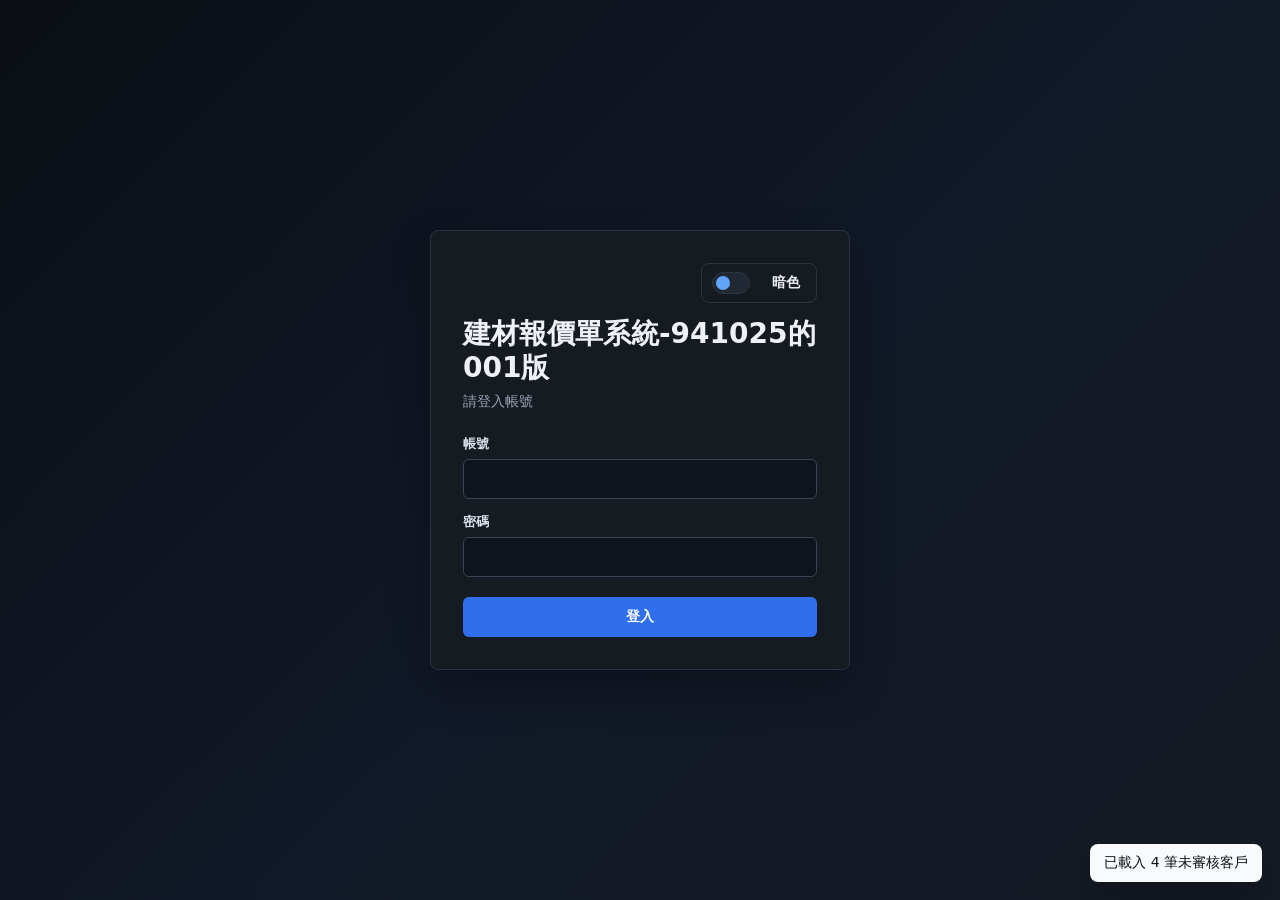
<file: materials-site-preview-20260617/index.html>
<!doctype html>
<html lang="zh-Hant">
  <head>
    <meta charset="UTF-8" />
    <meta name="viewport" content="width=device-width, initial-scale=1.0" />
    <title>建材報價單系統-941025的001版</title>
    <link rel="icon" href="data:," />
    <script>
      (function () {
        try {
          var theme = localStorage.getItem("materials_quote_theme") === "light" ? "light" : "dark";
          document.documentElement.dataset.theme = theme;
          document.documentElement.style.colorScheme = theme;
        } catch (error) {
          document.documentElement.dataset.theme = "dark";
        }
      })();
    </script>
    <link rel="stylesheet" href="./styles.css?v=20260710-formalize-001" />
  </head>
  <body>
    <div id="app"></div>
    <script src="./app-data.js?v=20260713-company-materials-002"></script>
    <script src="./app-domain.js?v=20260713-company-materials-002"></script>
    <script src="./app-core.js?v=20260713-company-materials-002"></script>
    <script src="./company-profile-catalog-1150709.js?v=20260713-company-materials-002"></script>
    <script src="./company-materials-20260713.js?v=20260713-company-materials-002"></script>
    <script src="./ocr-batch-customers-20260706.js?v=20260706-local-002"></script>
    <script src="./local-unreviewed-batch-20260706.js?v=20260708-toast-001"></script>
    <script src="./app-layout.js?v=20260713-company-materials-002"></script>
    <script src="./app-auth-123.js?v=20260710-formalize-001"></script>
    <script src="./app-theme.js?v=20260622-theme-001"></script>
    <script src="./app-forms.js?v=20260713-company-materials-002"></script>
    <script src="./app-quote-ui.js?v=20260710-formalize-001"></script>
    <script src="./app-print-settings.js?v=20260710-formalize-001"></script>
    <script src="./app-worklog.js?v=20260710-formalize-001"></script>
    <script src="./app-actions.js?v=20260713-company-materials-002"></script>
    <script src="./ocr-import.js?v=20260630-permissions-001"></script>
    <script src="./ocr-import-fix-010.js?v=20260706-local-005"></script>
    <script src="./ocr-quality-gate-017.js?v=20260706-local-002"></script>
    <script src="./ocr-address-fix-020.js?v=20260622-020"></script>
    <script src="./ocr-name-fix-027.js?v=20260624-027"></script>
    <script src="./ocr-version-label-020.js?v=20260630-036"></script>
    <script src="./ocr-modal-final-026.js?v=20260706-local-003"></script>
    <script src="./ocr-orientation-final-030.js?v=20260629-030"></script>
    <script src="./ocr-sample-guard-031.js?v=20260706-local-003"></script>
  </body>
</html>
</file>
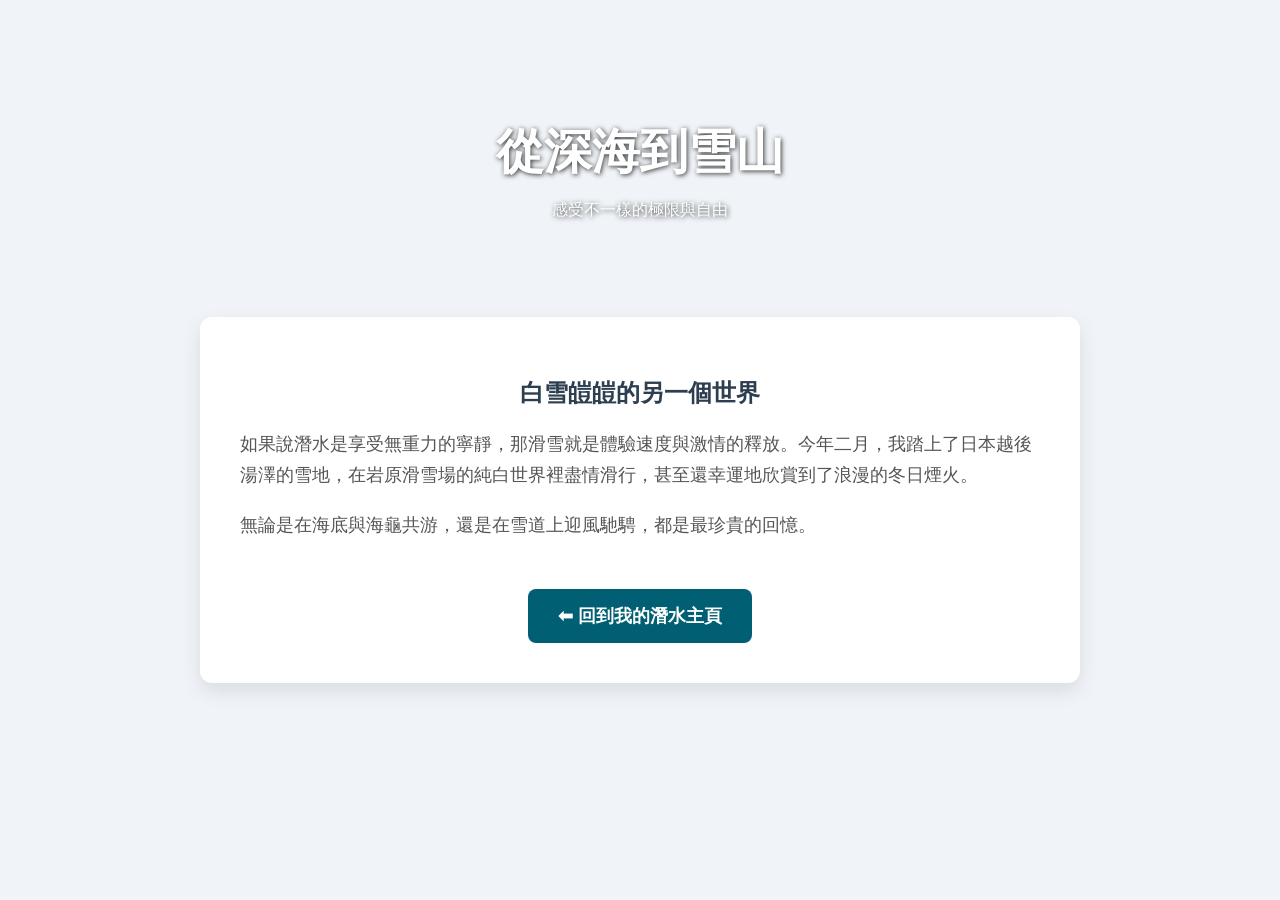
<file: 77.html>
<!DOCTYPE html>
<html lang="zh-Hant">
<head>
    <meta charset="UTF-8">
    <meta name="viewport" content="width=device-width, initial-scale=1.0">
    <title>從深海到雪山：冬季滑雪之旅</title>
    <style>
        /* 基本背景與排版 */
        body {
            font-family: 'Helvetica Neue', Arial, sans-serif;
            margin: 0;
            padding: 0;
            background-color: #f0f4f8; /* 偏冷的雪地藍灰色 */
            color: #333;
            text-align: center;
        }

        /* 頂部大圖區塊 */
        .hero {
            /* 這裡放了一張高畫質的雪山風景圖 */
            background-image: url('https://images.unsplash.com/photo-1605540436563-5bca919ae766?ixlib=rb-4.0.3&auto=format&fit=crop&w=1200&q=80');
            background-size: cover;
            background-position: center;
            padding: 120px 20px;
            color: white;
            text-shadow: 1px 1px 5px rgba(0,0,0,0.8); /* 讓文字在雪地背景上更清楚 */
        }

        .hero h1 {
            font-size: 3em;
            margin: 0 0 10px 0;
        }

        /* 內容區塊 */
        .content {
            max-width: 800px;
            margin: -40px auto 40px auto; /* 往上移一點，蓋住部分圖片營造層次感 */
            padding: 40px;
            background: white;
            border-radius: 12px;
            box-shadow: 0 8px 20px rgba(0,0,0,0.1);
            position: relative; /* 配合 margin 負值使用 */
        }

        .content h2 {
            color: #2c3e50;
        }

        .content p {
            font-size: 1.1em;
            line-height: 1.8;
            color: #555;
            text-align: left;
        }

        /* ★ 連結按鈕的樣式設計 ★ */
        .back-link {
            display: inline-block;
            margin-top: 30px;
            padding: 15px 30px;
            background-color: #005f73; /* 使用與潛水網頁相呼應的深海藍 */
            color: white;
            text-decoration: none; /* 去掉連結預設的底線 */
            border-radius: 8px;
            font-size: 1.1em;
            font-weight: bold;
            transition: background-color 0.3s, transform 0.2s;
        }

        .back-link:hover {
            background-color: #0a9396;
            transform: translateY(-2px); /* 滑鼠游標移過去時會微微往上浮 */
        }
    </style>
</head>
<body>

    <div class="hero">
        <h1>從深海到雪山</h1>
        <p>感受不一樣的極限與自由</p>
    </div>

    <div class="content">
        <h2>白雪皚皚的另一個世界</h2>
        <p>如果說潛水是享受無重力的寧靜，那滑雪就是體驗速度與激情的釋放。今年二月，我踏上了日本越後湯澤的雪地，在岩原滑雪場的純白世界裡盡情滑行，甚至還幸運地欣賞到了浪漫的冬日煙火。</p>
        <p>無論是在海底與海龜共游，還是在雪道上迎風馳騁，都是最珍貴的回憶。</p>

        <a href="https://asd-642.github.io/my-scuba-site/" class="back-link">
            &#11013; 回到我的潛水主頁
        </a>
    </div>

</body>
</html>
</file>
<file: materials-site-preview-20260617/styles.css>
:root {
  color-scheme: dark;
  --bg: #0d1117;
  --panel: #161b22;
  --panel-2: #1f2631;
  --text: #eef2f7;
  --muted: #99a3b3;
  --line: #2c3441;
  --soft: #202834;
  --dark: #2f6feb;
  --danger: #ef4444;
  --blue: #60a5fa;
  --green: #34d399;
  --amber: #fbbf24;
  --shadow: 0 18px 40px rgba(0, 0, 0, 0.28);
  font-family: ui-sans-serif, system-ui, -apple-system, BlinkMacSystemFont, "Segoe UI",
    "Microsoft JhengHei", "Noto Sans TC", sans-serif;
}

* {
  box-sizing: border-box;
}

body {
  margin: 0;
  min-height: 100vh;
  background: var(--bg);
  color: var(--text);
  font-size: 14px;
}

:root[data-theme="light"] {
  color-scheme: light;
  --bg: #f6f7f9;
  --panel: #ffffff;
  --panel-2: #fafafa;
  --text: #171717;
  --muted: #6b7280;
  --line: #e5e7eb;
  --soft: #f3f4f6;
  --dark: #171717;
  --danger: #dc2626;
  --blue: #2563eb;
  --green: #059669;
  --amber: #d97706;
  --shadow: 0 1px 2px rgba(15, 23, 42, 0.05);
}

::selection {
  background: rgba(96, 165, 250, 0.34);
}

a {
  color: inherit;
  text-decoration: none;
}

button,
input,
select,
textarea {
  font: inherit;
}

.auth-page {
  min-height: 100vh;
  display: grid;
  place-items: center;
  padding: 24px;
  background: linear-gradient(135deg, #0b0f15 0%, #111827 52%, #151b24 100%);
}

.auth-card {
  width: min(420px, 100%);
  background: var(--panel);
  border: 1px solid var(--line);
  border-radius: 8px;
  box-shadow: var(--shadow);
  padding: 32px;
}

.auth-card h1 {
  margin: 0;
  font-size: 28px;
  line-height: 1.2;
  letter-spacing: 0;
}

.auth-card p {
  color: var(--muted);
  margin: 8px 0 24px;
}

.app-shell {
  min-height: 100vh;
  display: grid;
  grid-template-columns: 248px 1fr;
}

.sidebar {
  position: sticky;
  top: 0;
  height: 100vh;
  background: #0f141c;
  border-right: 1px solid var(--line);
  display: flex;
  flex-direction: column;
  padding: 18px 14px;
  z-index: 20;
}

.sidebar.collapsed {
  width: 84px;
}

.brand {
  display: flex;
  align-items: center;
  gap: 10px;
  font-weight: 700;
  font-size: 17px;
  padding: 0 6px 16px;
}

.brand-mark {
  width: 34px;
  height: 34px;
  border-radius: 8px;
  display: grid;
  place-items: center;
  background: #f8fafc;
  color: #0d1117;
  box-shadow: 0 0 0 1px rgba(255, 255, 255, 0.08);
  font-weight: 800;
}

.collapse-btn,
.icon-btn {
  border: 0;
  background: transparent;
  color: #b7c0ce;
  cursor: pointer;
  border-radius: 6px;
  min-width: 34px;
  height: 34px;
}

.collapse-btn:hover,
.icon-btn:hover {
  background: var(--soft);
  color: var(--text);
}

.nav {
  display: grid;
  gap: 4px;
  margin-top: 8px;
}

.nav a {
  display: flex;
  align-items: center;
  gap: 10px;
  padding: 10px 12px;
  border-radius: 6px;
  color: #cbd5e1;
  font-weight: 500;
}

.nav a.active {
  background: #f8fafc;
  color: #0d1117;
}

.nav a:hover {
  background: var(--soft);
  color: #ffffff;
}

.nav a.active .nav-icon {
  color: #0d1117;
}

.nav-icon {
  width: 20px;
  text-align: center;
  color: #8995a5;
}

.account {
  margin-top: 10px;
  position: relative;
}

.account-btn {
  width: 100%;
  border: 0;
  background: transparent;
  color: var(--text);
  display: flex;
  align-items: center;
  gap: 10px;
  padding: 10px 8px;
  border-radius: 8px;
  cursor: pointer;
  text-align: left;
}

.account-btn:hover {
  background: var(--soft);
}

.avatar {
  width: 34px;
  height: 34px;
  border-radius: 999px;
  display: grid;
  place-items: center;
  background: #1f6feb;
  color: white;
  font-weight: 700;
  flex: 0 0 auto;
  overflow: hidden;
}

.avatar img {
  width: 100%;
  height: 100%;
  object-fit: cover;
  display: block;
}

.account-name {
  font-weight: 600;
}

.account-role {
  font-size: 12px;
  color: var(--muted);
}

.account-list {
  display: grid;
  gap: 12px;
}

.account-row-card {
  display: grid;
  grid-template-columns: minmax(130px, 1fr) minmax(110px, 0.8fr) minmax(110px, 0.8fr) minmax(130px, 0.8fr) auto;
  gap: 12px;
  align-items: end;
  border: 1px solid var(--line);
  border-radius: 8px;
  background: var(--panel);
  padding: 14px;
  box-shadow: var(--shadow);
}

.account-row-new {
  margin-bottom: 16px;
  border-color: rgba(96, 165, 250, 0.55);
}

.account-actions {
  display: flex;
  justify-content: flex-end;
  gap: 8px;
}

.permission-backdrop {
  position: fixed;
  inset: 0;
  z-index: 90;
  display: grid;
  place-items: center;
  background: rgba(0, 0, 0, 0.58);
  padding: 18px;
}

.permission-modal {
  width: min(560px, 100%);
  max-height: min(720px, calc(100vh - 36px));
  overflow: auto;
  border: 1px solid var(--line);
  border-radius: 8px;
  background: var(--panel);
  box-shadow: var(--shadow);
}

.permission-head {
  display: flex;
  justify-content: space-between;
  align-items: flex-start;
  gap: 14px;
  padding: 18px 20px;
  border-bottom: 1px solid var(--line);
}

.permission-head h2 {
  margin: 0;
  font-size: 20px;
}

.permission-head p {
  margin: 6px 0 0;
  color: var(--muted);
}

.permission-list {
  padding: 0 20px;
}

.permission-group {
  padding: 16px 0 4px;
  border-bottom: 1px solid var(--line);
}

.permission-group:last-child {
  border-bottom: 0;
}

.permission-group > h3 {
  margin: 0 0 4px;
  color: var(--muted);
  font-size: 13px;
  letter-spacing: 0;
}

.permission-row {
  display: grid;
  grid-template-columns: 1fr auto;
  gap: 18px;
  align-items: center;
  padding: 18px 0;
  border-bottom: 1px solid var(--line);
}

.permission-group .permission-row:last-child {
  border-bottom: 0;
}

.permission-row h3 {
  margin: 0;
  font-size: 15px;
}

.permission-row p {
  margin: 6px 0 0;
  color: var(--muted);
  line-height: 1.5;
}

.permission-switch {
  width: 48px;
  height: 26px;
  border: 1px solid var(--line);
  border-radius: 999px;
  background: #161b22;
  padding: 2px;
  cursor: pointer;
  transition: background 160ms ease;
}

.permission-switch span {
  display: block;
  width: 20px;
  height: 20px;
  border-radius: 999px;
  background: #ffffff;
  transition: transform 160ms ease;
}

.permission-switch.is-on {
  border-color: #6574ff;
  background: #6574ff;
}

.permission-switch.is-on span {
  transform: translateX(20px);
}

.personal-settings {
  display: grid;
  gap: 18px;
}

.personal-avatar-preview {
  display: flex;
  align-items: center;
  justify-content: space-between;
  gap: 14px;
  padding: 14px;
  border: 1px solid var(--line);
  border-radius: 8px;
  background: var(--panel-2);
}

.personal-avatar-main {
  display: flex;
  align-items: center;
  gap: 14px;
}

.personal-avatar {
  width: 48px;
  height: 48px;
  font-size: 18px;
}

.personal-avatar-preview p {
  margin: 4px 0 0;
}

.personal-avatar-toolbar {
  flex-wrap: wrap;
}

.personal-avatar-toolbar > div:last-child {
  display: flex;
  gap: 8px;
  flex-wrap: wrap;
  justify-content: flex-end;
}

.personal-modal {
  width: min(520px, 100%);
}

.avatar-dropzone {
  min-height: 220px;
  border: 1px dashed #5f6b7d;
  border-radius: 8px;
  display: grid;
  place-items: center;
  gap: 8px;
  padding: 24px;
  text-align: center;
  cursor: pointer;
  background: var(--panel-2);
}

.avatar-dropzone.is-dragging {
  border-color: var(--primary);
  background: rgba(37, 99, 235, 0.12);
}

.avatar-dropzone input[type="file"] {
  display: none;
}

.theme-slot {
  margin-top: auto;
  padding: 10px 6px 0;
}

.theme-toggle {
  width: 100%;
  border: 1px solid var(--line);
  background: var(--panel);
  color: var(--text);
  display: flex;
  align-items: center;
  justify-content: space-between;
  gap: 10px;
  min-height: 40px;
  padding: 8px 10px;
  border-radius: 8px;
  cursor: pointer;
  font-weight: 650;
}

.theme-toggle:hover {
  background: var(--soft);
}

.theme-toggle-track {
  width: 38px;
  height: 22px;
  border-radius: 999px;
  border: 1px solid var(--line);
  background: var(--soft);
  position: relative;
  flex: 0 0 auto;
}

.theme-toggle-knob {
  position: absolute;
  top: 3px;
  left: 3px;
  width: 14px;
  height: 14px;
  border-radius: 999px;
  background: var(--blue);
  transition: transform 160ms ease, background 160ms ease;
}

:root[data-theme="light"] .theme-toggle-knob {
  transform: translateX(16px);
  background: #111827;
}

.theme-toggle-text {
  min-width: 34px;
  text-align: left;
}

.sidebar.collapsed .theme-slot {
  padding: 10px 0 0;
}

.sidebar.collapsed .theme-toggle {
  justify-content: center;
  padding: 8px 0;
}

.sidebar.collapsed .theme-toggle-text {
  display: none;
}

.auth-tools {
  display: flex;
  justify-content: flex-end;
  margin-bottom: 14px;
}

.auth-tools .theme-toggle {
  width: auto;
  min-width: 116px;
}

.account-menu {
  position: absolute;
  left: 8px;
  right: 8px;
  bottom: 58px;
  background: var(--panel);
  border: 1px solid var(--line);
  border-radius: 8px;
  box-shadow: var(--shadow);
  padding: 6px;
}

.account-menu a,
.account-menu button {
  width: 100%;
  border: 0;
  background: transparent;
  color: var(--text);
  display: block;
  text-align: left;
  padding: 9px 10px;
  border-radius: 6px;
  cursor: pointer;
}

.account-menu a:hover,
.account-menu button:hover {
  background: var(--soft);
}

.main {
  min-width: 0;
  padding: 28px clamp(18px, 3vw, 40px);
}

.page-head {
  display: flex;
  align-items: flex-start;
  justify-content: space-between;
  gap: 16px;
  margin-bottom: 20px;
}

.page-head h1 {
  font-size: 30px;
  line-height: 1.15;
  margin: 0;
  letter-spacing: 0;
}

.page-head p {
  margin: 8px 0 0;
  color: var(--muted);
}

.toolbar {
  display: flex;
  align-items: center;
  gap: 10px;
  flex-wrap: wrap;
  margin-bottom: 16px;
}

.field-inline {
  display: inline-flex;
  align-items: center;
  gap: 8px;
  color: var(--muted);
  font-size: 14px;
  white-space: nowrap;
}

.field-inline .select,
.field-inline .input {
  width: auto;
  min-width: 132px;
}

.material-toolbar {
  position: relative;
  align-items: center;
}

.toolbar-inactive-toggle {
  min-height: 40px;
  margin-left: auto;
  padding: 0 4px;
  white-space: nowrap;
}

.visually-hidden {
  position: absolute;
  width: 1px;
  height: 1px;
  overflow: hidden;
  clip: rect(0 0 0 0);
  clip-path: inset(50%);
  white-space: nowrap;
}

.filter-popover {
  position: relative;
  z-index: 30;
}

.filter-popover summary {
  list-style: none;
}

.filter-popover summary::-webkit-details-marker {
  display: none;
}

.filter-trigger {
  min-height: 40px;
  border: 1px solid #3a4554;
  border-radius: 6px;
  background: transparent;
  color: var(--text);
  padding: 0 12px;
  display: inline-flex;
  align-items: center;
  gap: 8px;
  cursor: pointer;
  font-weight: 650;
  white-space: nowrap;
}

.filter-trigger:hover,
.filter-popover[open] .filter-trigger {
  background: var(--soft);
}

.filter-count {
  min-width: 20px;
  height: 20px;
  border-radius: 999px;
  display: inline-grid;
  place-items: center;
  background: var(--blue);
  color: #07111f;
  font-size: 12px;
  font-weight: 800;
}

.filter-panel {
  position: absolute;
  top: calc(100% + 8px);
  left: 0;
  width: min(380px, calc(100vw - 36px));
  border: 1px solid var(--line);
  border-radius: 8px;
  background: var(--panel);
  box-shadow: var(--shadow);
  padding: 14px;
}

.filter-section {
  padding-bottom: 14px;
  margin-bottom: 14px;
  border-bottom: 1px solid var(--line);
}

.filter-section:last-of-type {
  margin-bottom: 0;
}

.filter-title {
  margin-bottom: 9px;
  color: #d6dde8;
  font-size: 13px;
  font-weight: 750;
}

.filter-options {
  display: grid;
  gap: 8px;
}

.filter-tags,
.filter-toggles {
  display: flex;
  flex-wrap: wrap;
  gap: 8px;
}

.filter-price-grid {
  grid-template-columns: repeat(2, minmax(0, 1fr));
}

.filter-tag,
.filter-toggle {
  display: inline-flex;
}

.filter-tag span,
.filter-toggle span {
  min-height: 34px;
  border: 1px solid var(--line);
  border-radius: 999px;
  background: var(--panel-2);
  color: #d6dde8;
  display: inline-flex;
  align-items: center;
  justify-content: center;
  padding: 7px 13px;
  cursor: pointer;
  font-weight: 650;
  line-height: 1;
  transition: border-color 160ms ease, background 160ms ease, color 160ms ease;
}

.filter-toggle span {
  min-width: 104px;
}

.filter-tag input:checked + span,
.filter-toggle input:checked + span {
  border-color: rgba(96, 165, 250, 0.72);
  background: rgba(96, 165, 250, 0.17);
  color: #dbeafe;
  box-shadow: inset 0 0 0 1px rgba(96, 165, 250, 0.18);
}

.filter-tag span:hover,
.filter-toggle span:hover {
  border-color: rgba(96, 165, 250, 0.55);
}

.filter-check {
  min-height: 38px;
  border: 1px solid var(--line);
  border-radius: 6px;
  background: var(--panel-2);
  padding: 8px 10px;
}

.filter-price-grid {
  display: grid;
  gap: 8px;
}

.filter-actions {
  display: flex;
  justify-content: flex-end;
  gap: 8px;
  padding-top: 2px;
}

.filter-chips {
  display: flex;
  align-items: center;
  flex-wrap: wrap;
  gap: 8px;
  margin: -6px 0 14px;
}

.filter-chip {
  min-height: 28px;
  border: 1px solid var(--line);
  border-radius: 999px;
  background: var(--panel);
  color: #dbeafe;
  padding: 5px 10px;
  font-size: 12px;
  font-weight: 650;
}

.filter-clear {
  color: var(--blue);
  font-size: 13px;
  font-weight: 650;
}

.filter-clear:hover {
  text-decoration: underline;
}

.btn {
  display: inline-flex;
  align-items: center;
  justify-content: center;
  gap: 8px;
  min-height: 40px;
  padding: 0 14px;
  border-radius: 6px;
  border: 1px solid transparent;
  background: var(--dark);
  color: white;
  cursor: pointer;
  font-weight: 600;
  white-space: nowrap;
}

.btn:hover {
  background: #4388ff;
}

.btn.secondary {
  background: var(--soft);
  color: var(--text);
}

.btn.secondary:hover {
  background: #2a3443;
}

.btn.outline {
  background: transparent;
  border-color: #3a4554;
  color: var(--text);
}

.btn.outline:hover {
  background: var(--soft);
}

.btn.danger {
  background: var(--danger);
  color: white;
}

.btn.sm {
  min-height: 32px;
  padding: 0 10px;
  font-size: 13px;
}

.btn[disabled],
button[disabled] {
  opacity: 0.5;
  cursor: not-allowed;
}

.grid {
  display: grid;
  gap: 16px;
}

.cards-4 {
  grid-template-columns: repeat(4, minmax(0, 1fr));
}

.cards-2 {
  grid-template-columns: repeat(2, minmax(0, 1fr));
}

.card {
  background: var(--panel);
  border: 1px solid var(--line);
  border-radius: 8px;
  box-shadow: var(--shadow);
}

.card-header {
  padding: 15px 18px;
  border-bottom: 1px solid var(--line);
  display: flex;
  align-items: center;
  justify-content: space-between;
  gap: 10px;
}

.card-header h2,
.card-header h3 {
  margin: 0;
  font-size: 16px;
}

.card-body {
  padding: 18px;
}

.card-footer {
  padding: 14px 18px;
  border-top: 1px solid var(--line);
  display: flex;
  justify-content: flex-end;
  gap: 10px;
}

.business-card-viewer-backdrop {
  position: fixed;
  inset: 0;
  z-index: 120;
  display: flex;
  align-items: center;
  justify-content: center;
  padding: 20px;
  background: rgba(2, 6, 23, 0.72);
}

.business-card-viewer {
  width: min(980px, 100%);
  max-height: calc(100vh - 40px);
  overflow: auto;
  border: 1px solid var(--line);
  border-radius: 8px;
  background: var(--panel);
  box-shadow: var(--shadow);
}

.business-card-viewer__head {
  display: flex;
  align-items: flex-start;
  justify-content: space-between;
  gap: 14px;
  padding: 16px 18px;
  border-bottom: 1px solid var(--line);
}

.business-card-viewer__head h2 {
  margin: 0;
  font-size: 18px;
}

.business-card-viewer__head p {
  margin: 6px 0 0;
  color: var(--muted);
  font-size: 13px;
}

.business-card-viewer__body {
  padding: 18px;
}

.business-card-viewer__body--grid {
  display: grid;
  grid-template-columns: repeat(auto-fit, minmax(280px, 1fr));
  gap: 14px;
}

.business-card-viewer__item {
  margin: 0;
}

.business-card-viewer__item figcaption {
  margin-top: 8px;
  color: var(--muted);
  font-size: 12px;
}

.business-card-viewer__image {
  display: block;
  width: 100%;
  max-height: 70vh;
  object-fit: contain;
  border-radius: 8px;
  background: white;
}

.metric-label {
  color: var(--muted);
  font-size: 13px;
}

.metric-value {
  margin-top: 8px;
  font-size: 30px;
  font-weight: 750;
  letter-spacing: 0;
}

.metric-note {
  margin-top: 6px;
  color: var(--muted);
  font-size: 13px;
}

.table-wrap {
  overflow-x: auto;
  background: var(--panel);
  border: 1px solid var(--line);
  border-radius: 8px;
}

table {
  width: 100%;
  border-collapse: collapse;
  min-width: 720px;
}

th,
td {
  padding: 13px 14px;
  border-bottom: 1px solid var(--line);
  text-align: left;
  vertical-align: middle;
}

th {
  background: var(--panel-2);
  color: #c2cad6;
  font-size: 12px;
  font-weight: 700;
  white-space: nowrap;
}

td {
  color: var(--text);
}

tr:last-child td {
  border-bottom: 0;
}

.link-strong {
  font-weight: 700;
  color: #f8fafc;
}

.sub {
  color: var(--muted);
  font-size: 12px;
  margin-top: 3px;
}

.badge {
  display: inline-flex;
  align-items: center;
  height: 24px;
  border-radius: 999px;
  padding: 0 9px;
  font-size: 12px;
  font-weight: 650;
  background: #263142;
  color: #dbeafe;
}

.badge.green {
  background: rgba(52, 211, 153, 0.16);
  color: #86efac;
}

.badge.blue {
  background: rgba(96, 165, 250, 0.16);
  color: #bfdbfe;
}

.badge.red {
  background: rgba(239, 68, 68, 0.16);
  color: #fca5a5;
}

.badge.amber {
  background: rgba(251, 191, 36, 0.16);
  color: #fde68a;
}

.form-grid {
  display: grid;
  grid-template-columns: repeat(2, minmax(0, 1fr));
  gap: 14px;
}

.form-grid.cols-4 {
  grid-template-columns: repeat(4, minmax(0, 1fr));
}

.span-2 {
  grid-column: span 2;
}

.span-4 {
  grid-column: span 4;
}

.field {
  display: grid;
  gap: 6px;
}

.field label {
  font-size: 13px;
  font-weight: 650;
  color: #d6dde8;
}

.field small {
  color: var(--muted);
  font-size: 12px;
  line-height: 1.45;
}

.input,
.select,
.textarea {
  width: 100%;
  min-height: 40px;
  border: 1px solid #394454;
  border-radius: 6px;
  background: #0f141c;
  color: var(--text);
  padding: 9px 11px;
  outline: none;
}

.input::placeholder,
.textarea::placeholder {
  color: #6f7b8c;
}

.select option {
  background: #0f141c;
  color: var(--text);
}

.textarea {
  min-height: 86px;
  resize: vertical;
}

.input:focus,
.select:focus,
.textarea:focus {
  border-color: var(--blue);
  box-shadow: 0 0 0 2px rgba(96, 165, 250, 0.2);
}

.checkbox-row {
  display: inline-flex;
  align-items: center;
  gap: 8px;
  color: #d1d7e2;
}

input[type="checkbox"],
input[type="radio"] {
  accent-color: var(--blue);
}

.split {
  display: grid;
  grid-template-columns: minmax(0, 1.45fr) minmax(280px, 0.55fr);
  gap: 16px;
  align-items: start;
}

.list-card {
  display: grid;
  gap: 10px;
}

.row-card {
  display: flex;
  align-items: center;
  justify-content: space-between;
  gap: 14px;
  border: 1px solid var(--line);
  border-radius: 8px;
  background: var(--panel);
  padding: 14px;
}

.row-card:hover {
  border-color: #455366;
  background: #1a202a;
}

.quote-section {
  border: 1px solid var(--line);
  border-radius: 8px;
  background: var(--panel);
  margin-bottom: 14px;
}

.quote-section-head {
  display: flex;
  align-items: center;
  gap: 10px;
  border-bottom: 1px solid var(--line);
  padding: 10px 14px;
}

.quote-section-head button.main-toggle {
  flex: 1;
  border: 0;
  background: transparent;
  text-align: left;
  display: flex;
  align-items: center;
  gap: 10px;
  cursor: pointer;
  min-width: 0;
}

.amount {
  font-variant-numeric: tabular-nums;
  font-weight: 700;
  white-space: nowrap;
}

.muted {
  color: var(--muted);
}

.mini-row {
  display: grid;
  grid-template-columns: 34px 1fr auto auto;
  align-items: center;
  gap: 8px;
  border: 1px solid var(--line);
  border-radius: 8px;
  padding: 10px;
  margin-top: 8px;
}

.labor-grid {
  display: grid;
  grid-template-columns: 1fr 70px 70px 100px 100px 64px 92px 36px;
  gap: 8px;
  align-items: center;
  margin-top: 8px;
}

.calc-box {
  background: #111721;
  border: 1px solid var(--line);
  border-radius: 8px;
  padding: 14px;
}

.calc-line {
  display: flex;
  justify-content: space-between;
  gap: 12px;
  padding: 7px 0;
  border-bottom: 1px solid var(--line);
}

.calc-line:last-child {
  border-bottom: 0;
}

.picker-wrap {
  position: relative;
}

.picker-btn {
  width: 100%;
  min-height: 40px;
  border: 1px solid #394454;
  border-radius: 6px;
  background: #0f141c;
  color: var(--text);
  padding: 9px 11px;
  display: flex;
  align-items: center;
  justify-content: space-between;
  cursor: pointer;
  text-align: left;
}

.picker-panel {
  position: absolute;
  z-index: 50;
  top: calc(100% + 4px);
  left: 0;
  right: 0;
  background: var(--panel);
  border: 1px solid var(--line);
  border-radius: 8px;
  box-shadow: var(--shadow);
  padding: 8px;
}

.picker-list {
  max-height: 230px;
  overflow: auto;
  margin-top: 8px;
}

.picker-option {
  width: 100%;
  border: 0;
  background: transparent;
  color: var(--text);
  text-align: left;
  padding: 10px;
  border-radius: 6px;
  cursor: pointer;
}

.picker-option:hover {
  background: var(--soft);
}

.drawer-backdrop {
  position: fixed;
  inset: 0;
  background: rgba(0, 0, 0, 0.58);
  z-index: 70;
}

.drawer {
  position: fixed;
  z-index: 80;
  top: 0;
  right: 0;
  height: 100vh;
  width: min(620px, 100%);
  background: var(--panel);
  border-left: 1px solid var(--line);
  box-shadow: -18px 0 50px rgba(0, 0, 0, 0.32);
  display: flex;
  flex-direction: column;
}

.drawer-head {
  display: flex;
  align-items: center;
  justify-content: space-between;
  gap: 10px;
  padding: 16px 18px;
  border-bottom: 1px solid var(--line);
  font-weight: 700;
}

.drawer-body {
  overflow: auto;
  padding: 18px;
  flex: 1;
}

.drawer-foot {
  display: flex;
  justify-content: flex-end;
  gap: 10px;
  padding: 14px 18px;
  border-top: 1px solid var(--line);
}

.hint {
  border-radius: 6px;
  padding: 9px 11px;
  font-size: 12px;
  line-height: 1.5;
  background: rgba(96, 165, 250, 0.14);
  color: #bfdbfe;
}

.hint.amber {
  background: rgba(251, 191, 36, 0.14);
  color: #fde68a;
}

.chart {
  height: 230px;
  display: flex;
  align-items: end;
  gap: 10px;
  padding-top: 20px;
}

.bar {
  flex: 1;
  min-width: 18px;
  border-radius: 5px 5px 0 0;
  background: linear-gradient(180deg, #60a5fa 0%, #2f6feb 100%);
  opacity: 0.9;
  position: relative;
}

.bar span {
  position: absolute;
  bottom: -24px;
  left: 50%;
  transform: translateX(-50%);
  color: var(--muted);
  font-size: 12px;
  white-space: nowrap;
}

.empty {
  padding: 28px;
  text-align: center;
  color: var(--muted);
  border: 1px dashed #455366;
  border-radius: 8px;
  background: #111721;
}

.toast {
  position: fixed;
  right: 18px;
  bottom: 18px;
  z-index: 100;
  background: #f8fafc;
  color: #0d1117;
  padding: 10px 14px;
  border-radius: 8px;
  box-shadow: var(--shadow);
}

.reset-demo {
  position: fixed;
  right: 18px;
  bottom: 18px;
  z-index: 30;
}

:root[data-theme="light"] .auth-page {
  background: linear-gradient(135deg, #f9fafb 0%, #eef2ff 100%);
}

:root[data-theme="light"] .sidebar {
  background: #ffffff;
}

:root[data-theme="light"] .brand-mark {
  background: #171717;
  color: #ffffff;
  box-shadow: none;
}

:root[data-theme="light"] .collapse-btn,
:root[data-theme="light"] .icon-btn {
  color: #525252;
}

:root[data-theme="light"] .nav a {
  color: #404040;
}

:root[data-theme="light"] .nav a.active {
  background: #111111;
  color: #ffffff;
}

:root[data-theme="light"] .nav a:hover {
  background: #f4f4f5;
  color: #111827;
}

:root[data-theme="light"] .nav a.active .nav-icon {
  color: #ffffff;
}

:root[data-theme="light"] .nav-icon {
  color: #737373;
}

:root[data-theme="light"] .account-btn,
:root[data-theme="light"] .account-menu a,
:root[data-theme="light"] .account-menu button {
  color: #171717;
}

:root[data-theme="light"] .avatar {
  background: #111827;
}

:root[data-theme="light"] .account-menu {
  background: #ffffff;
  box-shadow: 0 14px 32px rgba(15, 23, 42, 0.14);
}

:root[data-theme="light"] .permission-backdrop {
  background: rgba(15, 23, 42, 0.2);
}

:root[data-theme="light"] .permission-modal {
  background: #ffffff;
  box-shadow: 0 24px 70px rgba(15, 23, 42, 0.18);
}

:root[data-theme="light"] .permission-switch {
  background: #e5e7eb;
}

:root[data-theme="light"] .btn:hover {
  background: #2b2b2b;
}

:root[data-theme="light"] .btn.secondary {
  background: #f4f4f5;
  color: #171717;
}

:root[data-theme="light"] .btn.secondary:hover {
  background: #e7e7e9;
}

:root[data-theme="light"] .btn.outline {
  background: #ffffff;
  border-color: #d4d4d8;
  color: #171717;
}

:root[data-theme="light"] .btn.outline:hover {
  background: #fafafa;
}

:root[data-theme="light"] .filter-trigger {
  background: #ffffff;
  border-color: #d4d4d8;
  color: #171717;
}

:root[data-theme="light"] .filter-trigger:hover,
:root[data-theme="light"] .filter-popover[open] .filter-trigger {
  background: #fafafa;
}

:root[data-theme="light"] .filter-count {
  color: #ffffff;
}

:root[data-theme="light"] .filter-panel {
  background: #ffffff;
  box-shadow: 0 16px 38px rgba(15, 23, 42, 0.18);
}

:root[data-theme="light"] .filter-title {
  color: #404040;
}

:root[data-theme="light"] .filter-tag span,
:root[data-theme="light"] .filter-toggle span {
  background: #fafafa;
  border-color: #d4d4d8;
  color: #404040;
}

:root[data-theme="light"] .filter-tag input:checked + span,
:root[data-theme="light"] .filter-toggle input:checked + span {
  background: #eff6ff;
  border-color: #60a5fa;
  color: #1d4ed8;
}

:root[data-theme="light"] .filter-check {
  background: #fafafa;
}

:root[data-theme="light"] .filter-chip {
  background: #ffffff;
  color: #1d4ed8;
}

:root[data-theme="light"] th {
  background: #fafafa;
  color: #525252;
}

:root[data-theme="light"] td {
  color: #262626;
}

:root[data-theme="light"] .link-strong {
  color: #111827;
}

:root[data-theme="light"] .badge {
  background: #f3f4f6;
  color: #374151;
}

:root[data-theme="light"] .badge.green {
  background: #ecfdf5;
  color: #047857;
}

:root[data-theme="light"] .badge.blue {
  background: #eff6ff;
  color: #1d4ed8;
}

:root[data-theme="light"] .badge.red {
  background: #fef2f2;
  color: #b91c1c;
}

:root[data-theme="light"] .badge.amber {
  background: #fffbeb;
  color: #b45309;
}

:root[data-theme="light"] .field label {
  color: #404040;
}

:root[data-theme="light"] .input,
:root[data-theme="light"] .select,
:root[data-theme="light"] .textarea {
  border-color: #d4d4d8;
  background: #ffffff;
  color: #171717;
}

:root[data-theme="light"] .input::placeholder,
:root[data-theme="light"] .textarea::placeholder {
  color: #9ca3af;
}

:root[data-theme="light"] .select option {
  background: #ffffff;
  color: #171717;
}

:root[data-theme="light"] .input:focus,
:root[data-theme="light"] .select:focus,
:root[data-theme="light"] .textarea:focus {
  border-color: #171717;
  box-shadow: 0 0 0 2px rgba(23, 23, 23, 0.12);
}

:root[data-theme="light"] .checkbox-row {
  color: #404040;
}

:root[data-theme="light"] .row-card {
  background: #ffffff;
}

:root[data-theme="light"] .row-card:hover {
  border-color: #d4d4d8;
  background: #fcfcfc;
}

:root[data-theme="light"] .quote-section {
  background: #ffffff;
}

:root[data-theme="light"] .calc-box {
  background: #fafafa;
}

:root[data-theme="light"] .picker-btn {
  border-color: #d4d4d8;
  background: #ffffff;
  color: #171717;
}

:root[data-theme="light"] .picker-panel {
  background: #ffffff;
  box-shadow: 0 16px 38px rgba(15, 23, 42, 0.18);
}

:root[data-theme="light"] .picker-option {
  color: #171717;
}

:root[data-theme="light"] .picker-option:hover {
  background: #f4f4f5;
}

:root[data-theme="light"] .drawer-backdrop {
  background: rgba(15, 23, 42, 0.16);
}

:root[data-theme="light"] .drawer {
  background: #ffffff;
  box-shadow: -18px 0 50px rgba(15, 23, 42, 0.16);
}

:root[data-theme="light"] .hint {
  background: #eff6ff;
  color: #1e40af;
}

:root[data-theme="light"] .hint.amber {
  background: #fffbeb;
  color: #92400e;
}

:root[data-theme="light"] .bar {
  background: #111827;
}

:root[data-theme="light"] .empty {
  border-color: #d4d4d8;
  background: #fafafa;
}

:root[data-theme="light"] .toast {
  background: #111827;
  color: #ffffff;
  box-shadow: 0 14px 30px rgba(15, 23, 42, 0.2);
}

.print-page {
  background: white;
  min-height: 100vh;
  padding: 28px;
  color: #111;
}

.print-page table td,
.print-page table th,
.print-page .calc-line,
.print-page .print-meta,
.print-page .print-doc-meta,
.print-page .print-terms,
.print-page .print-sign {
  color: #111827;
}

.print-page table td {
  background: #ffffff;
}

.print-page table th {
  background: #1f2937;
  color: #ffffff;
}

.print-page .muted,
.print-page .sub {
  color: #52525b;
}

.print-actions {
  display: flex;
  justify-content: flex-end;
  margin-bottom: 18px;
}

.print-sheet {
  position: relative;
  width: min(1040px, 100%);
  margin: 0 auto;
  border: 1px solid #111;
  padding: 22px;
  background: white;
}

.print-watermark {
  position: absolute;
  top: 18px;
  right: 22px;
  padding: 5px 10px;
  border: 2px solid #b91c1c;
  color: #b91c1c;
  font-weight: 800;
  transform: rotate(-4deg);
}

.print-banner {
  display: grid;
  grid-template-columns: 96px 1fr;
  gap: 18px;
  align-items: center;
  margin-bottom: 18px;
}

.print-logo {
  width: 84px;
  height: 84px;
  border-radius: 16px;
  background: #111827;
  color: white;
  display: grid;
  place-items: center;
  font-size: 36px;
  font-weight: 900;
}

.stamp {
  width: 92px;
  height: 92px;
  border: 4px double #b91c1c;
  border-radius: 50%;
  display: grid;
  place-items: center;
  color: #b91c1c;
  font-weight: 800;
  transform: rotate(-10deg);
}

.print-title {
  text-align: center;
  font-size: 28px;
  letter-spacing: 12px;
  margin: 12px 0 22px;
}

.print-meta {
  display: grid;
  grid-template-columns: repeat(2, minmax(0, 1fr));
  gap: 8px 24px;
  margin-bottom: 18px;
}

.print-doc-meta {
  display: grid;
  grid-template-columns: repeat(4, minmax(0, 1fr));
  gap: 8px 16px;
  padding: 10px 12px;
  margin-bottom: 14px;
  border: 1px solid #d4d4d8;
  background: #fafafa;
  font-size: 12px;
}

.quote-autosave {
  display: flex;
  align-items: center;
  justify-content: space-between;
  gap: 12px;
  margin: -8px 0 16px;
  padding: 9px 12px;
  border: 1px solid var(--line);
  border-radius: 6px;
  background: var(--panel);
  color: var(--muted);
  font-size: 13px;
}

.quote-autosave.is-restored {
  border-color: #a16207;
  color: #fbbf24;
}

.quote-snapshot-notice {
  margin-bottom: 14px;
}

tr.is-superseded td {
  opacity: 0.68;
}

.badge-stack {
  display: flex;
  align-items: flex-start;
  gap: 5px;
  flex-direction: column;
}

.backup-actions {
  display: flex;
  gap: 10px;
  flex-wrap: wrap;
  margin-top: 14px;
}

.sr-only {
  position: absolute;
  width: 1px;
  height: 1px;
  padding: 0;
  margin: -1px;
  overflow: hidden;
  clip: rect(0, 0, 0, 0);
  white-space: nowrap;
  border: 0;
}

.print-terms {
  white-space: pre-line;
  font-size: 12px;
  line-height: 1.55;
  margin-top: 16px;
}

.print-sign {
  display: grid;
  grid-template-columns: repeat(4, 1fr);
  gap: 18px;
  align-items: end;
  margin-top: 24px;
}

.work-log-metrics {
  margin-bottom: 16px;
}

.dashboard-actions {
  margin-bottom: 18px;
}

.dashboard-action {
  color: inherit;
  text-decoration: none;
  transition: border-color 0.15s ease, transform 0.15s ease;
}

.dashboard-action:hover {
  border-color: var(--accent);
  transform: translateY(-1px);
}

.work-log-toolbar {
  margin-bottom: 14px;
}

.work-log-table td {
  vertical-align: top;
}

.work-log-summary {
  font-weight: 700;
  color: var(--text);
}

.work-log-detail {
  margin-top: 4px;
  max-width: 520px;
}

@media (max-width: 980px) {
  .app-shell {
    display: block;
  }

  .sidebar {
    position: sticky;
    top: 0;
    height: auto;
    width: 100%;
    display: grid;
    grid-template-columns: minmax(0, 1fr) auto;
    align-items: center;
    gap: 8px;
    padding: 10px 12px;
    border-right: 0;
    border-bottom: 1px solid var(--line);
  }

  .sidebar .brand {
    padding: 0;
    min-width: 0;
  }

  .sidebar .brand > span:not(.brand-mark) {
    overflow: hidden;
    text-overflow: ellipsis;
    white-space: nowrap;
  }

  .sidebar .collapse-btn,
  .sidebar .theme-slot {
    display: none;
  }

  .sidebar .nav {
    grid-column: 1 / -1;
    display: flex;
    gap: 6px;
    overflow-x: auto;
    padding: 2px 0 4px;
    scrollbar-width: thin;
  }

  .sidebar .nav a {
    flex: 0 0 auto;
    min-width: max-content;
    padding: 8px 10px;
  }

  .sidebar .account {
    position: static;
    margin: 0;
  }

  .sidebar .account-btn {
    padding: 0;
  }

  .sidebar .account-btn > span:not(.avatar) {
    display: none;
  }

  .main {
    padding: 18px 14px 28px;
  }

  .cards-4,
  .cards-3,
  .cards-2,
  .split,
  .form-grid,
  .form-grid.cols-4 {
    grid-template-columns: 1fr !important;
  }

  .span-2,
  .span-4 {
    grid-column: span 1;
  }

  .labor-grid {
    grid-template-columns: 1fr 1fr;
  }

  .account-row-card {
    grid-template-columns: 1fr;
  }

  .filter-panel {
    position: fixed;
    left: 18px;
    right: 18px;
    bottom: 18px;
    top: auto;
    width: auto;
    max-height: calc(100vh - 36px);
    overflow: auto;
  }

  .toolbar-inactive-toggle {
    margin-left: 0;
  }

  .filter-price-grid {
    grid-template-columns: 1fr;
  }

  .page-head {
    align-items: stretch;
    flex-direction: column;
  }

  .page-head > .btn,
  .page-head > .toolbar {
    align-self: flex-start;
  }

  .quote-autosave {
    align-items: flex-start;
    flex-direction: column;
  }

  .print-doc-meta,
  .print-meta,
  .print-sign {
    grid-template-columns: 1fr 1fr;
  }

}

@media print {
  html,
  body {
    background: white;
    color-scheme: light;
  }

  .print-actions,
  .reset-demo,
  .toast {
    display: none !important;
  }

  .print-page {
    padding: 0;
  }

  .print-sheet {
    width: 100%;
    border: 0;
  }
}
</file>
